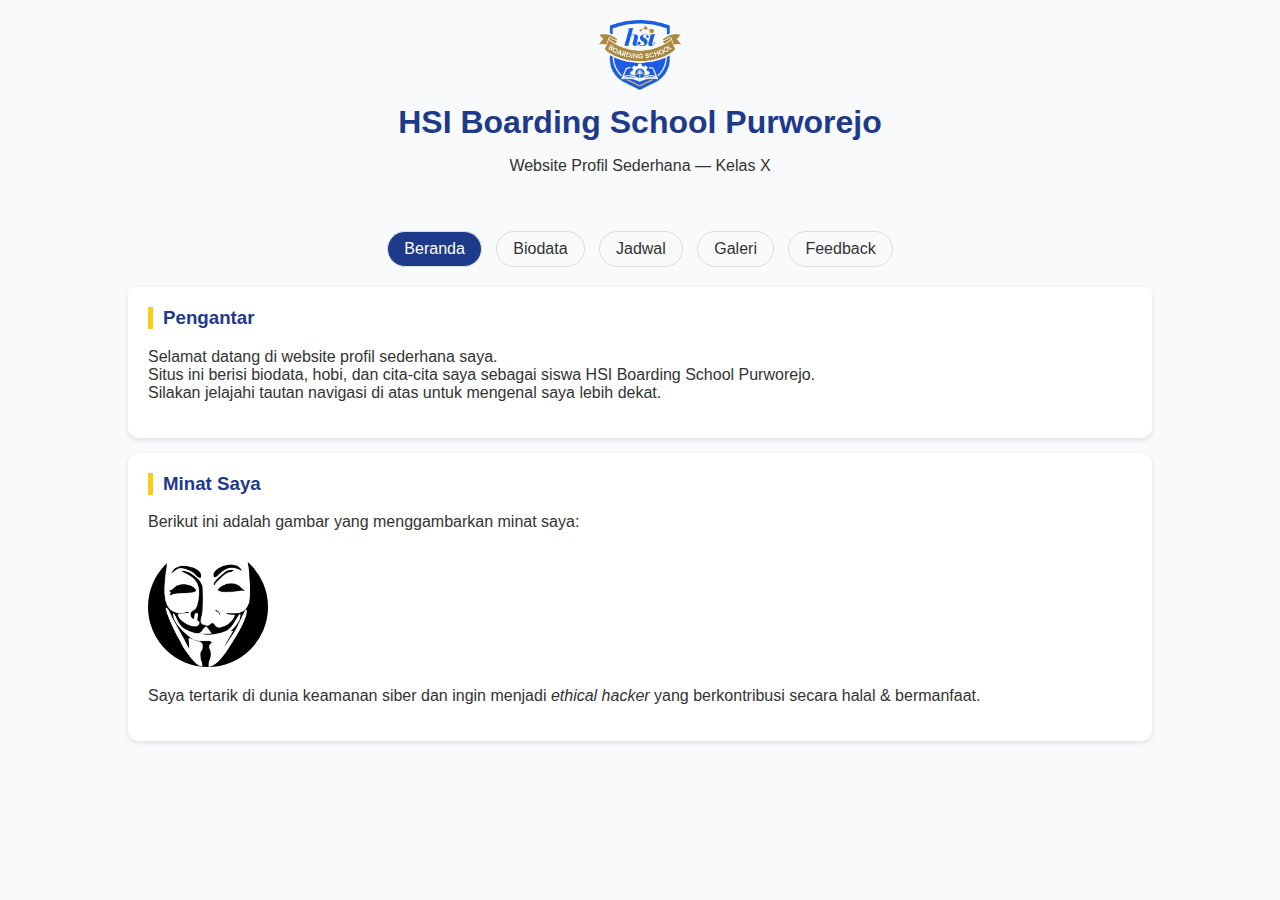
<file: 1-index.html>
<!DOCTYPE html>
<html lang="id">
<head>
  <meta charset="UTF-8">
  <title>Beranda - HSI Boarding School</title>
  <link rel="stylesheet" href="style.css">
</head>
<body>
  <header>
    <img src="logo HSI.webp" alt="Logo HSI">
    <h1>HSI Boarding School Purworejo</h1>
    <p>Website Profil Sederhana — Kelas X</p>
  </header>

  <nav>
    <a href="1-index.html" class="active">Beranda</a>
    <a href="2-biodata.html">Biodata</a>
    <a href="3-jadwal.html">Jadwal</a>
    <a href="4-galeri.html">Galeri</a>
    <a href="5-feedback.html">Feedback</a>
  </nav>
  
  <div class="container">
    <div class="card">
      <h3>Pengantar</h3>
      <p>Selamat datang di website profil sederhana saya.<br>
      Situs ini berisi biodata, hobi, dan cita-cita saya sebagai siswa HSI Boarding School Purworejo.<br>
      Silakan jelajahi tautan navigasi di atas untuk mengenal saya lebih dekat.</p>
    </div>

    <div class="card">
      <h3>Minat Saya</h3>
      <p>Berikut ini adalah gambar yang menggambarkan minat saya:</p>
      <img src="anonymus.png" alt="Minat">
      <p>Saya tertarik di dunia keamanan siber dan ingin menjadi <i>ethical hacker</i> yang berkontribusi secara halal & bermanfaat.</p>
    </div>
  </div>
</body>
</html>
</file>
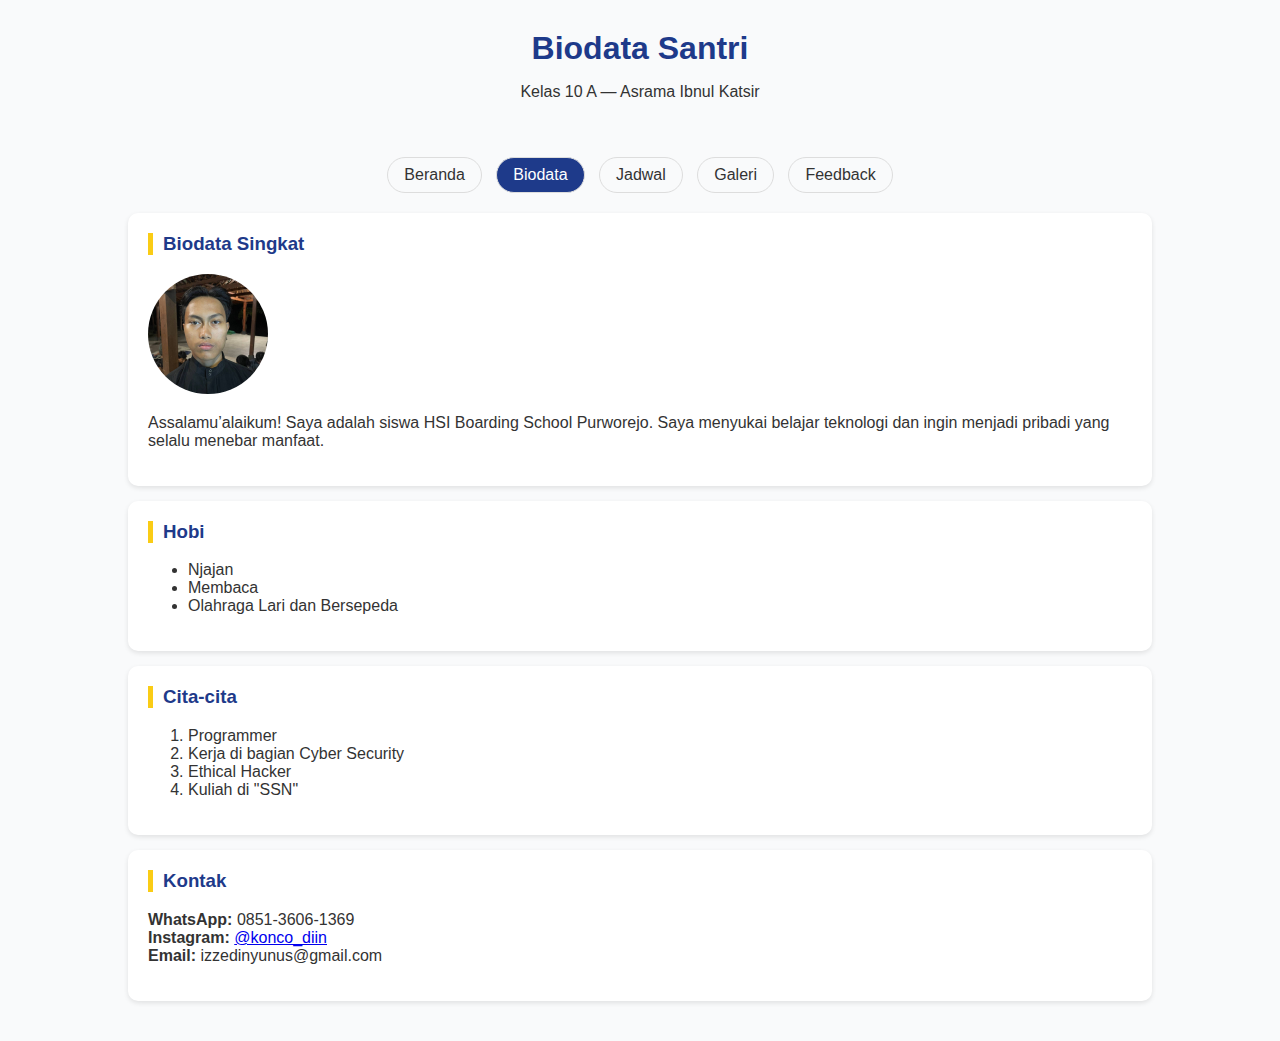
<file: 2-biodata.html>
<!DOCTYPE html>
<html lang="id">
<head>
  <meta charset="UTF-8">
  <title>Biodata - HSI Boarding School</title>
  <link rel="stylesheet" href="style.css">
</head>
<body>
  <header>
    <h1>Biodata Santri</h1>
    <p>Kelas 10 A — Asrama Ibnul Katsir</p>
  </header>

  <nav>
    <a href="1-index.html">Beranda</a>
    <a href="2-biodata.html" class="active">Biodata</a>
    <a href="3-jadwal.html">Jadwal</a>
    <a href="4-galeri.html">Galeri</a>
    <a href="5-feedback.html">Feedback</a>
  </nav>

  <div class="container">
    <div class="card">
      <h3>Biodata Singkat</h3>
      <img src="fotodiri.jpg" alt="Foto Profil">
      <p>Assalamu’alaikum! Saya adalah siswa HSI Boarding School Purworejo. 
      Saya menyukai belajar teknologi dan ingin menjadi pribadi yang selalu menebar manfaat.</p>
    </div>

    <div class="card">
      <h3>Hobi</h3>
      <ul>
        <li>Njajan</li>
        <li>Membaca</li>
        <li>Olahraga Lari dan Bersepeda</li>
      </ul>
    </div>

    <div class="card">
      <h3>Cita-cita</h3>
      <ol>
        <li>Programmer</li>
        <li>Kerja di bagian Cyber Security</li>
        <li>Ethical Hacker</li>
        <li>Kuliah di "SSN"</li>
      </ol>
    </div>

    <div class="card">
      <h3>Kontak</h3>
      <p><b>WhatsApp:</b> 0851-3606-1369<br>
         <b>Instagram:</b> <a href="https://instagram.com/k0onco_diin" target="_blank">@konco_diin</a><br>
         <b>Email:</b> izzedinyunus@gmail.com
      </p>
    </div>
  </div>
</body>
</html>
</file>
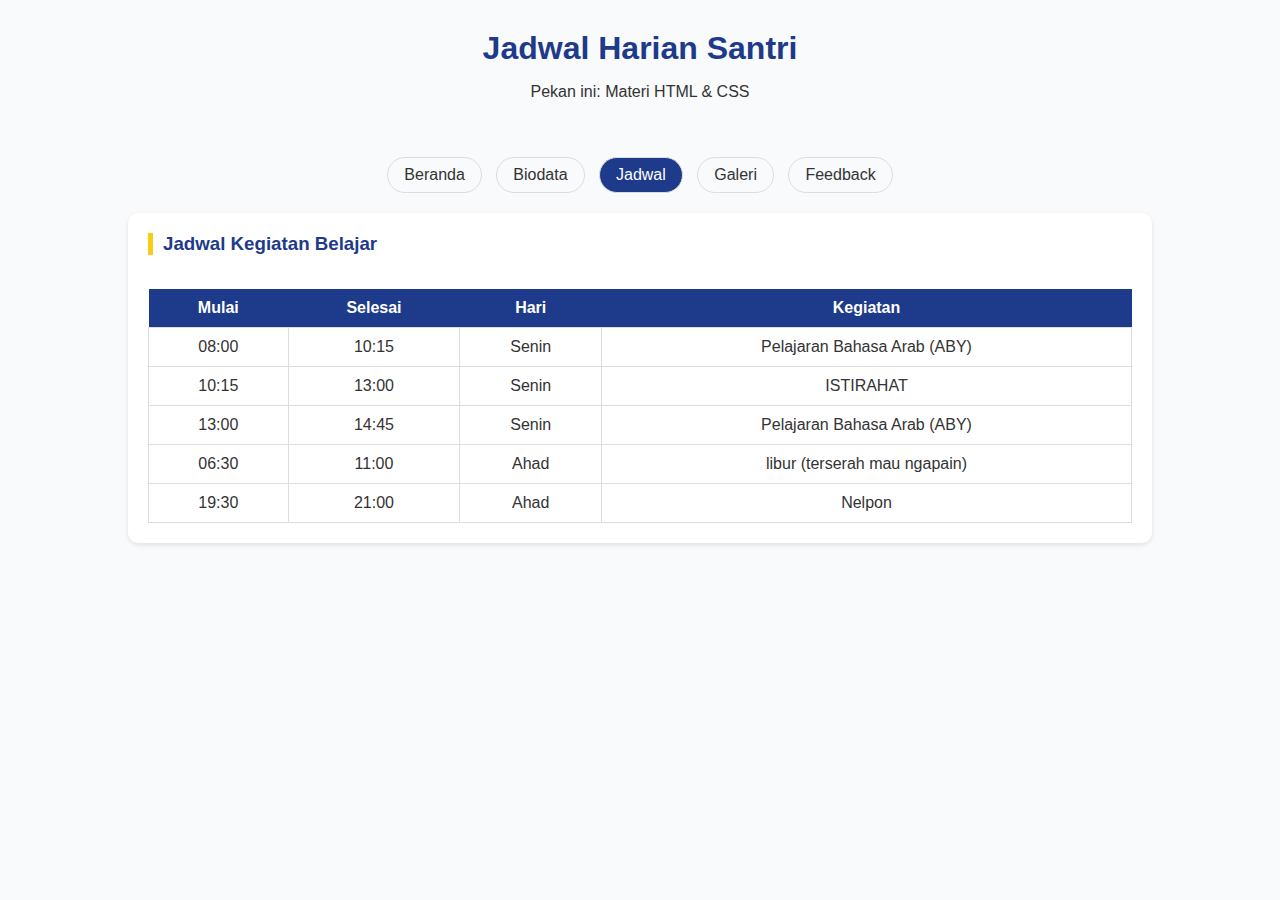
<file: 3-jadwal.html>
<!DOCTYPE html>
<html lang="id">
<head>
  <meta charset="UTF-8">
  <title>Jadwal - HSI Boarding School</title>
  <link rel="stylesheet" href="style.css">
</head>
<body>
  <header>
    <h1>Jadwal Harian Santri</h1>
    <p>Pekan ini: Materi HTML & CSS</p>
  </header>

  <nav>
    <a href="1-index.html">Beranda</a>
    <a href="2-biodata.html">Biodata</a>
    <a href="3-jadwal.html" class="active">Jadwal</a>
    <a href="4-galeri.html">Galeri</a>
    <a href="5-feedback.html">Feedback</a>
  </nav>

  <div class="container">
    <div class="card">
      <h3>Jadwal Kegiatan Belajar</h3>
      <div style="overflow-x:auto;">
      <table class="table">
        <tr>
          <th>Mulai</th>
          <th>Selesai</th>
          <th>Hari</th>
          <th>Kegiatan</th>
        </tr>
        <tr>
          <td>08:00</td><td>10:15</td><td>Senin</td><td>Pelajaran Bahasa Arab (ABY)</td>
        </tr>
        <tr>
          <td>10:15</td><td>13:00</td><td>Senin</td><td>ISTIRAHAT</td>
        </tr>
        <tr>
          <td>13:00</td><td>14:45</td><td>Senin</td><td>Pelajaran Bahasa Arab (ABY)</td>
        </tr>
        <tr>
          <td>06:30</td><td>11:00</td><td>Ahad</td><td>libur (terserah mau ngapain)</td>
        </tr>
        <tr>
          <td>19:30</td><td>21:00</td><td>Ahad</td><td>Nelpon</td>
        </tr>
      </table>
      </div>
    </div>
  </div>
</body>
</html>
</file>
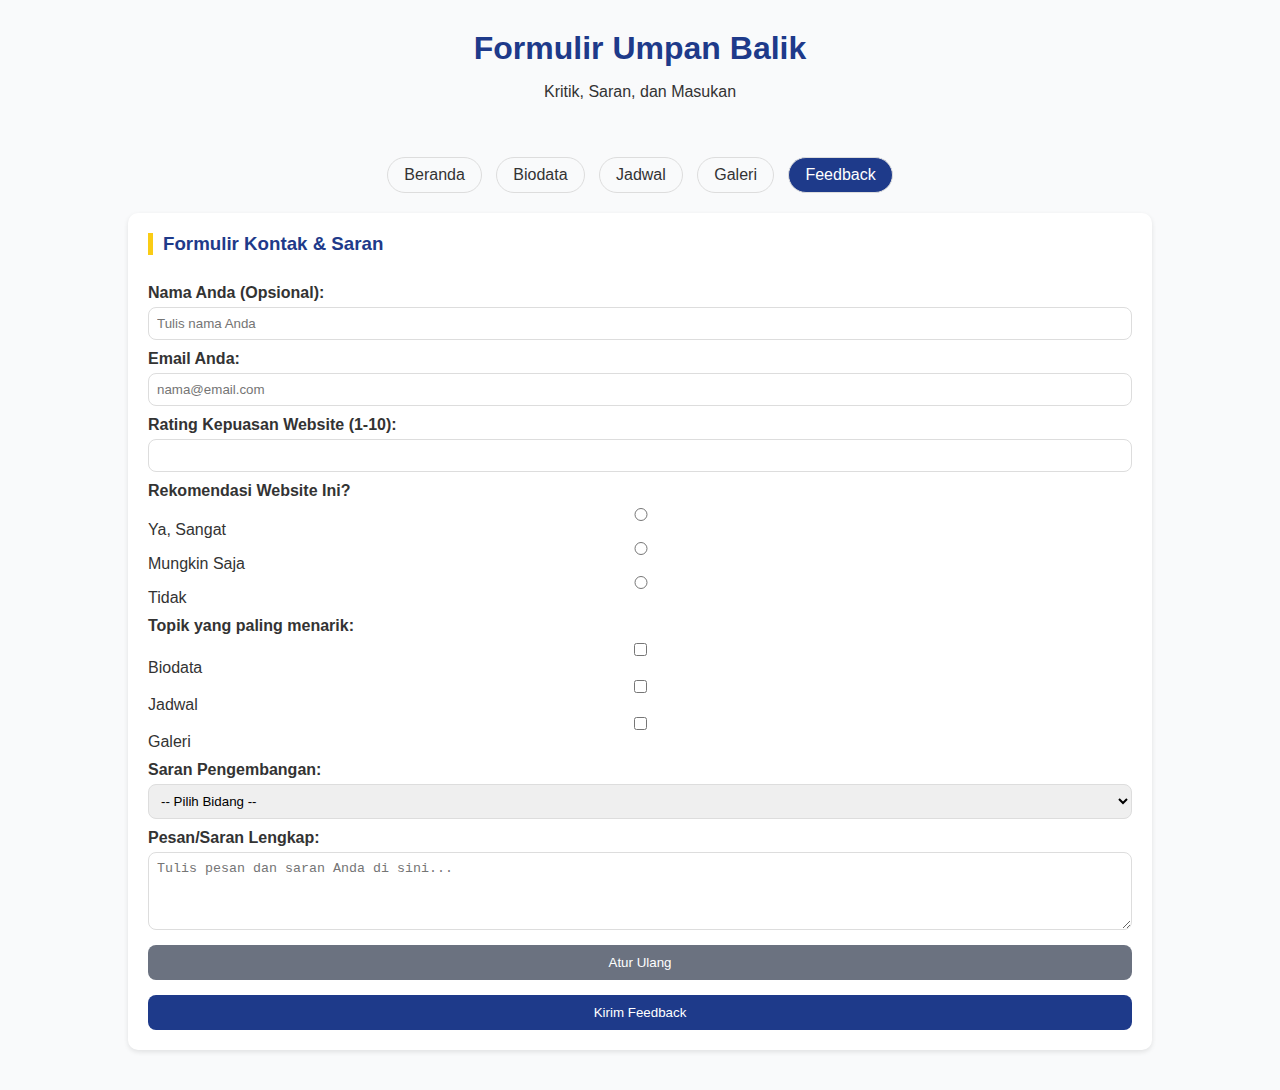
<file: 5-feedback.html>
<!DOCTYPE html>
<html lang="id">
<head>
  <meta charset="UTF-8">
  <title>Feedback - HSI Boarding School</title>
  <link rel="stylesheet" href="style.css">
</head>
<body>
  <header>
    <h1>Formulir Umpan Balik</h1>
    <p>Kritik, Saran, dan Masukan</p>
  </header>

  <nav>
    <a href="1-index.html">Beranda</a>
    <a href="2-biodata.html">Biodata</a>
    <a href="3-jadwal.html">Jadwal</a>
    <a href="4-galeri.html">Galeri</a>
    <a href="5-feedback.html" class="active">Feedback</a>
  </nav>

  <div class="container">
    <div class="card">
      <h3>Formulir Kontak & Saran</h3>
      <form>
        <label>Nama Anda (Opsional):</label>
        <input type="text" placeholder="Tulis nama Anda">

        <label>Email Anda:</label>
        <input type="email" placeholder="nama@email.com" required>

        <label>Rating Kepuasan Website (1-10):</label>
        <input type="number" min="1" max="10" required>

        <label>Rekomendasi Website Ini?</label>
        <input type="radio" name="rekom" value="ya"> Ya, Sangat
        <input type="radio" name="rekom" value="mungkin"> Mungkin Saja
        <input type="radio" name="rekom" value="tidak"> Tidak

        <label>Topik yang paling menarik:</label>
        <input type="checkbox"> Biodata
        <input type="checkbox"> Jadwal
        <input type="checkbox"> Galeri

        <label>Saran Pengembangan:</label>
        <select>
          <option>-- Pilih Bidang --</option>
          <option>Desain</option>
          <option>Konten</option>
          <option>Fitur</option>
        </select>

        <label>Pesan/Saran Lengkap:</label>
        <textarea rows="4" placeholder="Tulis pesan dan saran Anda di sini..."></textarea>

        <button type="reset" class="reset">Atur Ulang</button>
        <button type="submit" class="submit">Kirim Feedback</button>
      </form>
    </div>
  </div>
</body>
</html>
</file>
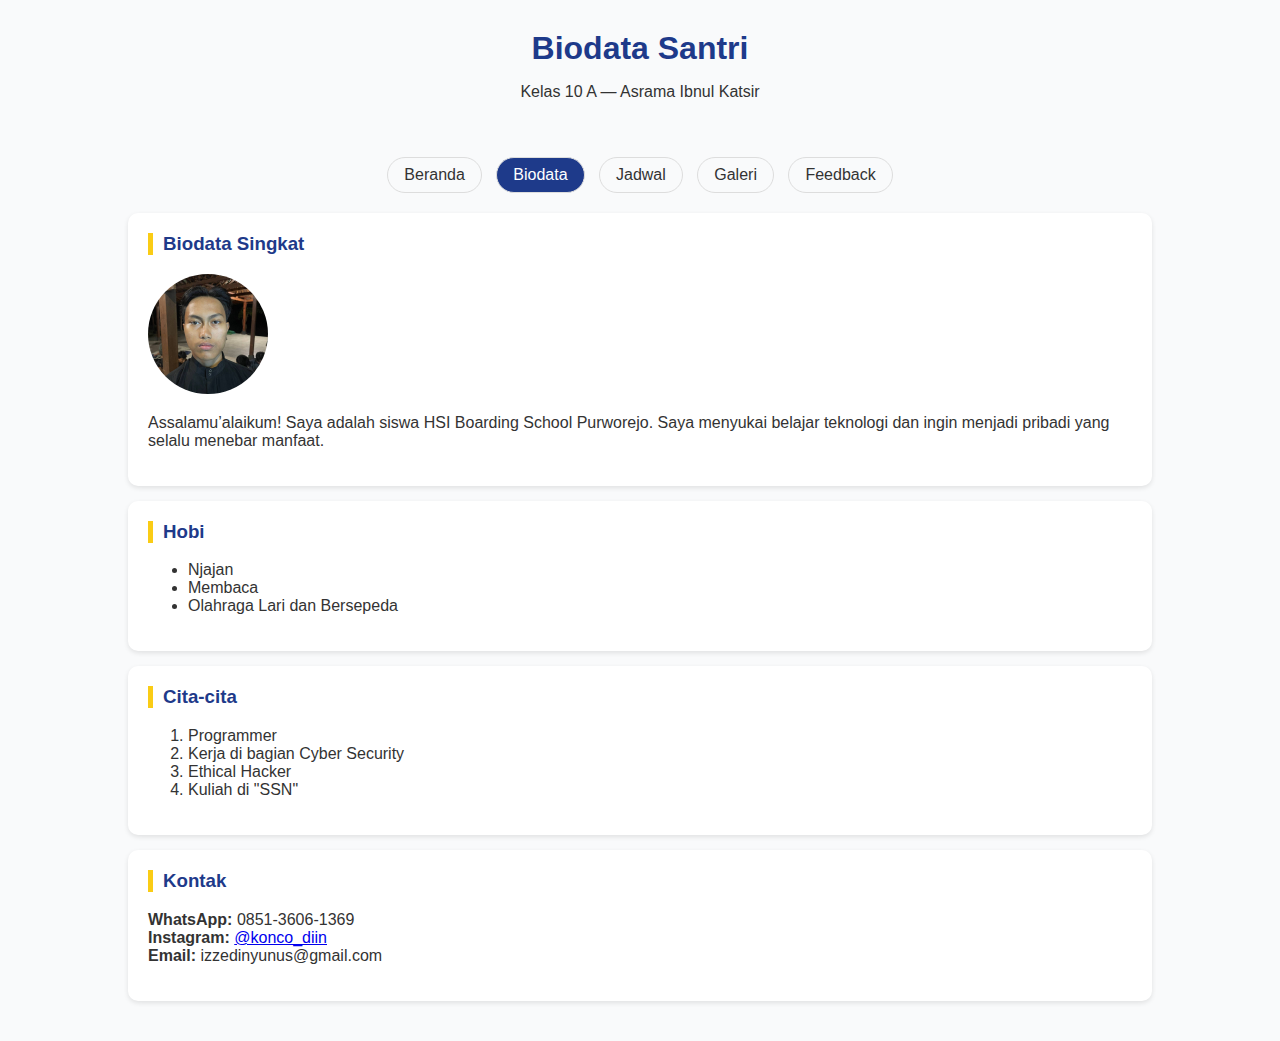
<file: biodata.html>
<!DOCTYPE html>
<html lang="id">
<head>
  <meta charset="UTF-8">
  <title>Biodata - HSI Boarding School</title>
  <link rel="stylesheet" href="style.css">
</head>
<body>
  <header>
    <h1>Biodata Santri</h1>
    <p>Kelas 10 A — Asrama Ibnul Katsir</p>
  </header>

  <nav>
    <a href="index.html">Beranda</a>
    <a href="biodata.html" class="active">Biodata</a>
    <a href="jadwal.html">Jadwal</a>
    <a href="galeri.html">Galeri</a>
    <a href="feedback.html">Feedback</a>
  </nav>

  <div class="container">
    <div class="card">
      <h3>Biodata Singkat</h3>
      <img src="fotodiri.jpg" alt="Foto Profil">
      <p>Assalamu’alaikum! Saya adalah siswa HSI Boarding School Purworejo. 
      Saya menyukai belajar teknologi dan ingin menjadi pribadi yang selalu menebar manfaat.</p>
    </div>

    <div class="card">
      <h3>Hobi</h3>
      <ul>
        <li>Njajan</li>
        <li>Membaca</li>
        <li>Olahraga Lari dan Bersepeda</li>
      </ul>
    </div>

    <div class="card">
      <h3>Cita-cita</h3>
      <ol>
        <li>Programmer</li>
        <li>Kerja di bagian Cyber Security</li>
        <li>Ethical Hacker</li>
        <li>Kuliah di "SSN"</li>
      </ol>
    </div>

    <div class="card">
      <h3>Kontak</h3>
      <p><b>WhatsApp:</b> 0851-3606-1369<br>
         <b>Instagram:</b> <a href="https://instagram.com/konco_diin" target="_blank">@konco_diin</a><br>
         <b>Email:</b> izzedinyunus@gmail.com
      </p>
    </div>
  </div>
</body>
</html>
</file>
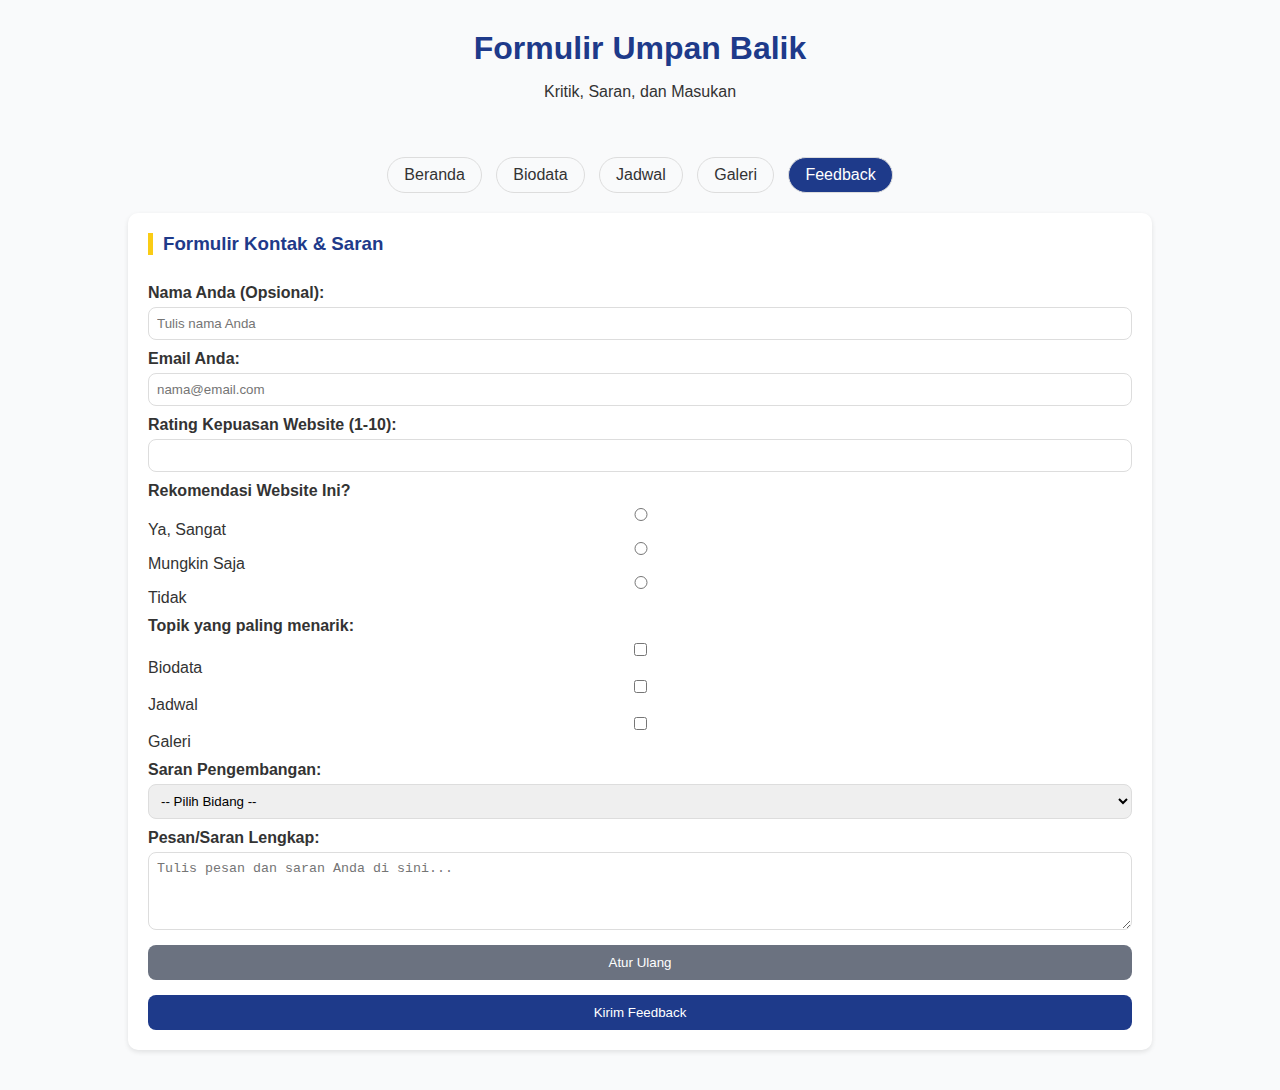
<file: feedback.html>
<!DOCTYPE html>
<html lang="id">
<head>
  <meta charset="UTF-8">
  <title>Feedback - HSI Boarding School</title>
  <link rel="stylesheet" href="style.css">
</head>
<body>
  <header>
    <h1>Formulir Umpan Balik</h1>
    <p>Kritik, Saran, dan Masukan</p>
  </header>

  <nav>
    <a href="index.html">Beranda</a>
    <a href="biodata.html">Biodata</a>
    <a href="jadwal.html">Jadwal</a>
    <a href="galeri.html">Galeri</a>
    <a href="feedback.html" class="active">Feedback</a>
  </nav>

  <div class="container">
    <div class="card">
      <h3>Formulir Kontak & Saran</h3>
      <form>
        <label>Nama Anda (Opsional):</label>
        <input type="text" placeholder="Tulis nama Anda">

        <label>Email Anda:</label>
        <input type="email" placeholder="nama@email.com" required>

        <label>Rating Kepuasan Website (1-10):</label>
        <input type="number" min="1" max="10" required>

        <label>Rekomendasi Website Ini?</label>
        <input type="radio" name="rekom" value="ya"> Ya, Sangat
        <input type="radio" name="rekom" value="mungkin"> Mungkin Saja
        <input type="radio" name="rekom" value="tidak"> Tidak

        <label>Topik yang paling menarik:</label>
        <input type="checkbox"> Biodata
        <input type="checkbox"> Jadwal
        <input type="checkbox"> Galeri

        <label>Saran Pengembangan:</label>
        <select>
          <option>-- Pilih Bidang --</option>
          <option>Desain</option>
          <option>Konten</option>
          <option>Fitur</option>
        </select>

        <label>Pesan/Saran Lengkap:</label>
        <textarea rows="4" placeholder="Tulis pesan dan saran Anda di sini..."></textarea>

        <button type="reset" class="reset">Atur Ulang</button>
        <button type="submit" class="submit">Kirim Feedback</button>
      </form>
    </div>
  </div>
</body>
</html>
</file>
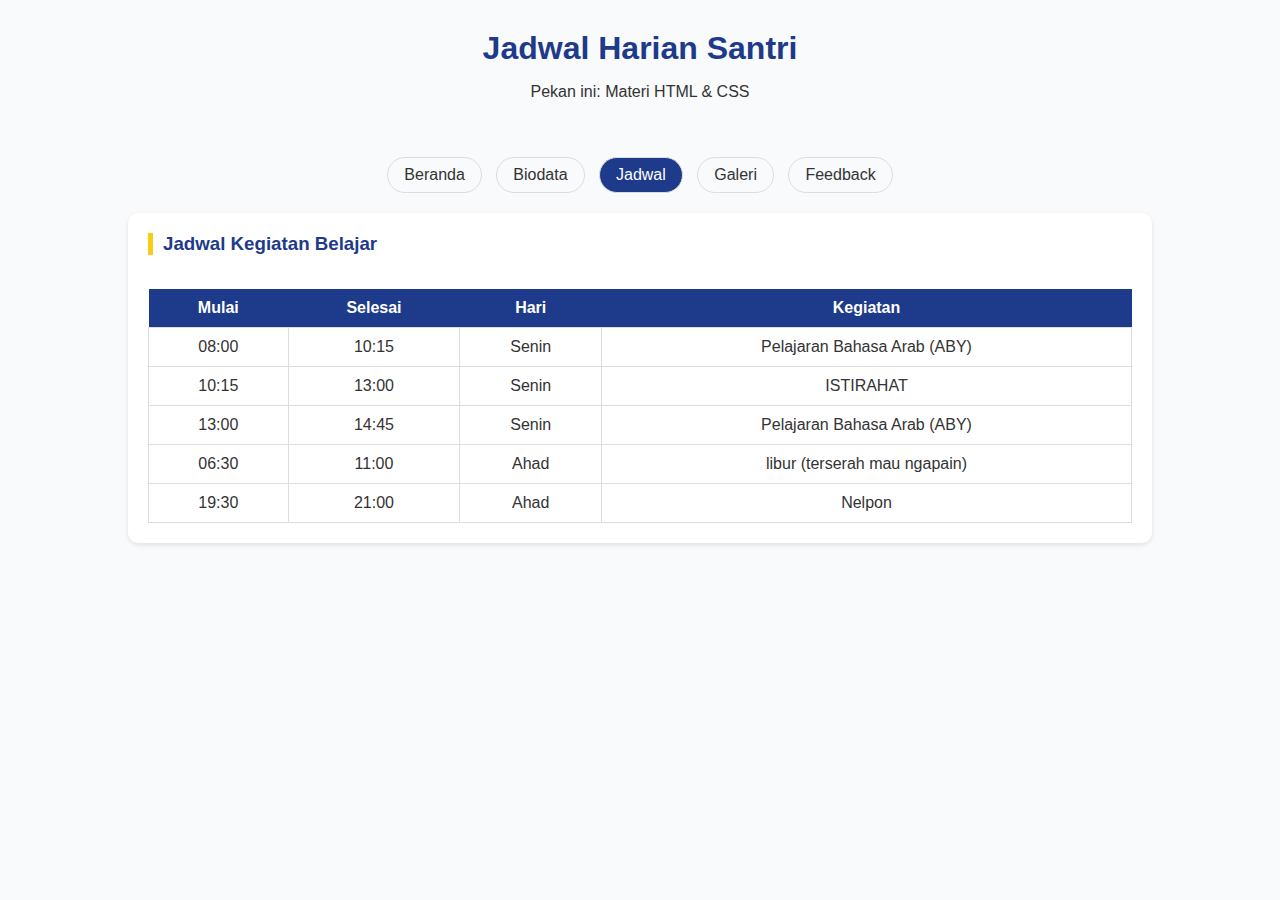
<file: jadwal.html>
<!DOCTYPE html>
<html lang="id">
<head>
  <meta charset="UTF-8">
  <title>Jadwal - HSI Boarding School</title>
  <link rel="stylesheet" href="style.css">
</head>
<body>
  <header>
    <h1>Jadwal Harian Santri</h1>
    <p>Pekan ini: Materi HTML & CSS</p>
  </header>

  <nav>
    <a href="index.html">Beranda</a>
    <a href="biodata.html">Biodata</a>
    <a href="jadwal.html" class="active">Jadwal</a>
    <a href="galeri.html">Galeri</a>
    <a href="feedback.html">Feedback</a>
  </nav>

  <div class="container">
    <div class="card">
      <h3>Jadwal Kegiatan Belajar</h3>
      <div style="overflow-x:auto;">
      <table class="table">
        <tr>
          <th>Mulai</th>
          <th>Selesai</th>
          <th>Hari</th>
          <th>Kegiatan</th>
        </tr>
        <tr>
          <td>08:00</td><td>10:15</td><td>Senin</td><td>Pelajaran Bahasa Arab (ABY)</td>
        </tr>
        <tr>
          <td>10:15</td><td>13:00</td><td>Senin</td><td>ISTIRAHAT</td>
        </tr>
        <tr>
          <td>13:00</td><td>14:45</td><td>Senin</td><td>Pelajaran Bahasa Arab (ABY)</td>
        </tr>
        <tr>
          <td>06:30</td><td>11:00</td><td>Ahad</td><td>libur (terserah mau ngapain)</td>
        </tr>
        <tr>
          <td>19:30</td><td>21:00</td><td>Ahad</td><td>Nelpon</td>
        </tr>
      </table>
      </div>
    </div>
  </div>
</body>
</html>
</file>
<file: style.css>
body {
  font-family: Arial, sans-serif;
  margin: 0;
  padding: 0;
  background: #f9fafb;
  color: #333;
}

header {
  text-align: center;
  padding: 20px;
}

header img {
  height: 70px;
} 

h1 {
  margin: 10px 0 5px;
  color: #1e3a8a;
}

h2 {
  color: #1e3a8a;
  margin-bottom: 10px;
}

nav {
  text-align: center;
  margin: 20px 0;
}

nav a {
  display: inline-block;
  margin: 0 5px;
  padding: 8px 16px;
  border: 1px solid #ddd;
  border-radius: 20px;
  text-decoration: none;
  color: #333;
}

nav a.active, nav a:hover {
  background: #1e3a8a;
  color: white;
}

.container {
  width: 80%;
  margin: auto;
  margin-bottom: 40px;
}

.card {
  background: white;
  padding: 20px;
  margin: 15px 0;
  border-radius: 10px;
  box-shadow: 0 2px 5px rgba(0,0,0,0.1);
}

.card h3 {
  margin-top: 0;
  color: #1e3a8a;
  border-left: 5px solid #facc15;
  padding-left: 10px;
}

.card img {
  border-radius: 50%;
  width: 120px;
  height: 120px;
  object-fit: cover;
}


.table {
  width: 100%;
  border-collapse: collapse;
  margin-top: 15px;
}

.table th {
  background: #1e3a8a;
  color: white;
  padding: 10px;
}

.table td {
  border: 1px solid #ddd;
  padding: 10px;
  text-align: center;
}

.gallery {
  display: grid;
  grid-template-columns: repeat(auto-fit, minmax(220px, 1fr));
  gap: 15px;
  margin-top: 15px;
}

.gallery img {
  width: 100%;
  border-radius: 10px;
}

.vid iframe {
  width: 100%;
  max-width: 600px;
  height: 315px;
  display: block;
  margin: 0 auto;
}

form {
  display: flex;
  flex-direction: column;
}

form label {
  margin: 10px 0 5px;
  font-weight: bold;
}

form input, form select, form textarea {
  padding: 8px;
  border: 1px solid #ddd;
  border-radius: 8px;
}

form button {
  margin-top: 15px;
  padding: 10px;
  border: none;
  border-radius: 8px;
  cursor: pointer;
}

form .reset {
  background: #6b7280;
  color: white;
}

form .submit {
  background: #1e3a8a;
  color: white;
}

@media (max-width: 768px) {
  /* Saat layar kecil (HP/tablet) */
  nav {
    flex-wrap: wrap; /* Menu bisa turun ke baris bawah */
  }
  .gallery {
    grid-template-columns: 1fr; /* Galeri jadi 1 kolom */
  }
  .video-container iframe {
    height: 220px; /* Tinggi video menyesuaikan layar kecil */
  }
}

/* MEDIA QUERY: Mengubah tata letak navigasi menjadi 1 kolom di layar kecil (Mobile) */
@media (max-width: 600px) {
  .main-nav ul {
    flex-direction: column; /* Mengubah arah tumpukan item menjadi vertikal */
    align-items: stretch; /* Memaksa item mengisi seluruh lebar container */
  }
  .main-nav li {
    width: 100%; /* Memastikan setiap list item mengambil lebar penuh */
  }
  .main-nav a {
    padding: 10px;
  }
}

/* Responsif (untuk layar kecil, misalnya HP) */
@media (max-width: 480px) {
  .main-title {
    font-size: 1.5rem; /* Kecilkan ukuran judul */
    margin-top: 12px;
    margin-bottom: 6px;
  }
  .subtitle {
    font-size: 0.95rem; /* Kecilkan subjudul */
  }
}
@media (min-width: 600px) and (max-width: 1023px) {
}
@media (min-width: 1024px) {
}
</file>
